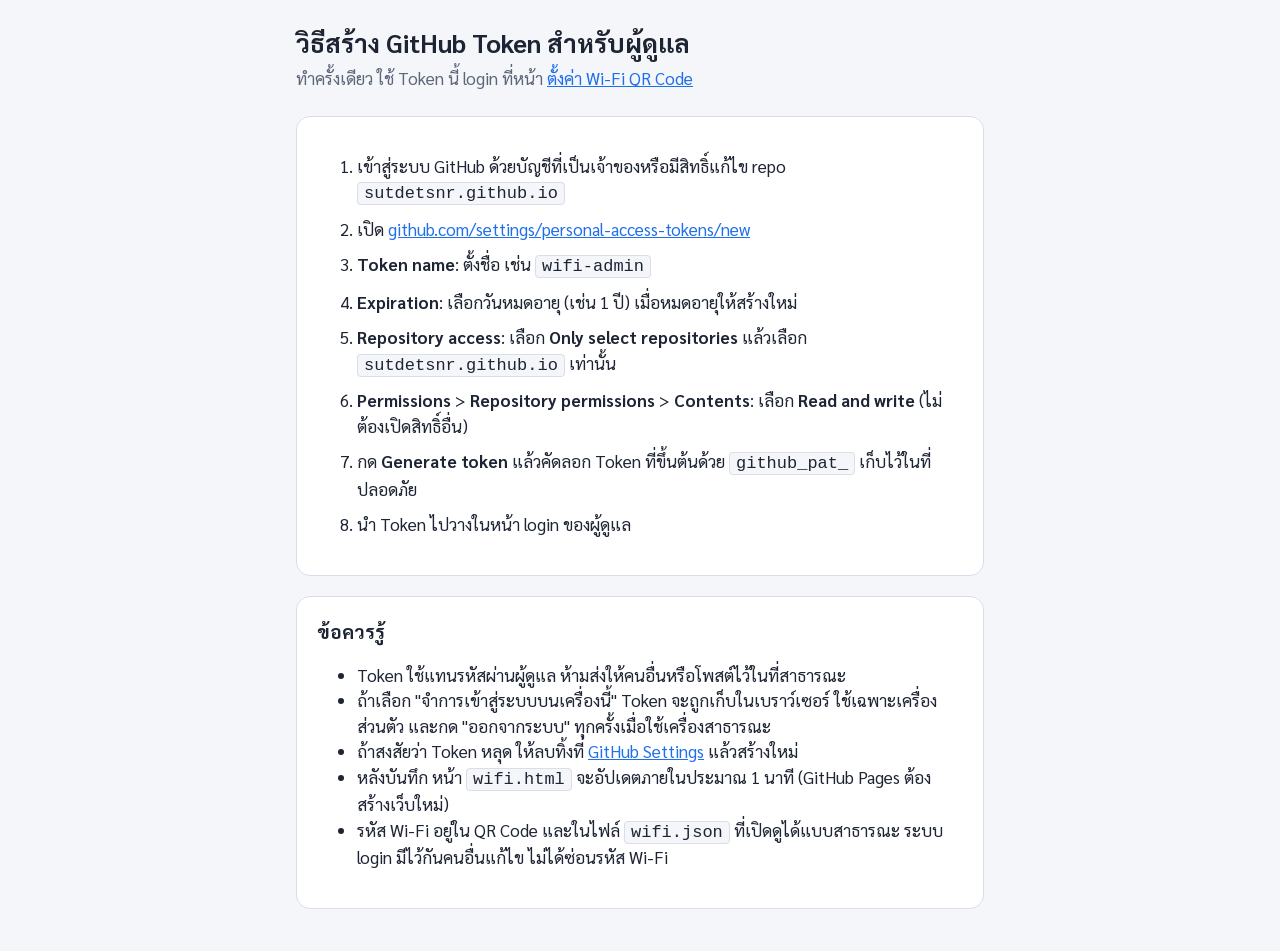
<file: wifi-admin-help.html>
<!DOCTYPE html>
<html lang="th">
<head>
<meta charset="UTF-8">
<meta name="viewport" content="width=device-width, initial-scale=1.0">
<meta name="robots" content="noindex">
<title>วิธีสร้าง GitHub Token</title>
<link rel="preconnect" href="https://fonts.googleapis.com">
<link href="https://fonts.googleapis.com/css2?family=Sarabun:wght@400;600;700&display=swap" rel="stylesheet">
<link rel="stylesheet" href="wifi.css">
<style>
  main { max-width: 720px; }
  ol li { margin-bottom: 10px; }
  code { background: var(--bg); border: 1px solid var(--border); border-radius: 4px; padding: 1px 6px; }
  .panel + .panel { margin-top: 20px; }
  a { color: var(--accent); }
</style>
</head>
<body>
<main>
  <h1>วิธีสร้าง GitHub Token สำหรับผู้ดูแล</h1>
  <p class="lead">ทำครั้งเดียว ใช้ Token นี้ login ที่หน้า <a href="wifi-admin.html">ตั้งค่า Wi-Fi QR Code</a></p>

  <section class="panel">
    <ol>
      <li>เข้าสู่ระบบ GitHub ด้วยบัญชีที่เป็นเจ้าของหรือมีสิทธิ์แก้ไข repo <code>sutdetsnr.github.io</code></li>
      <li>เปิด <a href="https://github.com/settings/personal-access-tokens/new" target="_blank" rel="noopener">github.com/settings/personal-access-tokens/new</a></li>
      <li><b>Token name</b>: ตั้งชื่อ เช่น <code>wifi-admin</code></li>
      <li><b>Expiration</b>: เลือกวันหมดอายุ (เช่น 1 ปี) เมื่อหมดอายุให้สร้างใหม่</li>
      <li><b>Repository access</b>: เลือก <b>Only select repositories</b> แล้วเลือก <code>sutdetsnr.github.io</code> เท่านั้น</li>
      <li><b>Permissions</b> &gt; <b>Repository permissions</b> &gt; <b>Contents</b>: เลือก <b>Read and write</b> (ไม่ต้องเปิดสิทธิ์อื่น)</li>
      <li>กด <b>Generate token</b> แล้วคัดลอก Token ที่ขึ้นต้นด้วย <code>github_pat_</code> เก็บไว้ในที่ปลอดภัย</li>
      <li>นำ Token ไปวางในหน้า login ของผู้ดูแล</li>
    </ol>
  </section>

  <section class="panel">
    <h2>ข้อควรรู้</h2>
    <ul>
      <li>Token ใช้แทนรหัสผ่านผู้ดูแล ห้ามส่งให้คนอื่นหรือโพสต์ไว้ในที่สาธารณะ</li>
      <li>ถ้าเลือก "จำการเข้าสู่ระบบบนเครื่องนี้" Token จะถูกเก็บในเบราว์เซอร์ ใช้เฉพาะเครื่องส่วนตัว และกด "ออกจากระบบ" ทุกครั้งเมื่อใช้เครื่องสาธารณะ</li>
      <li>ถ้าสงสัยว่า Token หลุด ให้ลบทิ้งที่ <a href="https://github.com/settings/personal-access-tokens" target="_blank" rel="noopener">GitHub Settings</a> แล้วสร้างใหม่</li>
      <li>หลังบันทึก หน้า <code>wifi.html</code> จะอัปเดตภายในประมาณ 1 นาที (GitHub Pages ต้องสร้างเว็บใหม่)</li>
      <li>รหัส Wi-Fi อยู่ใน QR Code และในไฟล์ <code>wifi.json</code> ที่เปิดดูได้แบบสาธารณะ ระบบ login มีไว้กันคนอื่นแก้ไข ไม่ได้ซ่อนรหัส Wi-Fi</li>
    </ul>
  </section>
</main>
</body>
</html>
</file>
<file: wifi.css>
:root {
  --bg: #f4f6fa; --card: #ffffff; --text: #1d2433; --muted: #5d6679;
  --border: #d9dee8; --accent: #1f6feb; --accent-text: #ffffff; --error: #c62828; --ok: #2e7d32;
}
@media (prefers-color-scheme: dark) {
  :root:not([data-theme="light"]) {
    --bg: #12151c; --card: #1b2029; --text: #e6e9ef; --muted: #9aa3b5;
    --border: #2e3542; --accent: #4c8dff; --accent-text: #0b0e14; --error: #ff8a80; --ok: #81c784;
  }
}
* { box-sizing: border-box; }
[hidden] { display: none !important; }
body {
  margin: 0; background: var(--bg); color: var(--text);
  font-family: 'Sarabun', system-ui, sans-serif; font-size: 17px; line-height: 1.5;
}
main { max-width: 1000px; margin: 0 auto; padding: 24px 16px 48px; }
h1 { font-size: 1.6rem; margin: 0 0 4px; }
h2 { font-size: 1.2rem; margin: 0 0 12px; }
.lead { color: var(--muted); margin: 0 0 24px; }
.top { display: flex; justify-content: space-between; align-items: flex-start; gap: 12px; flex-wrap: wrap; }
.panel { background: var(--card); border: 1px solid var(--border); border-radius: 14px; padding: 20px; }
label { display: block; font-weight: 600; margin: 14px 0 6px; }
input[type=text], input[type=password], select {
  width: 100%; padding: 10px 12px; font: inherit; color: var(--text);
  background: var(--bg); border: 1px solid var(--border); border-radius: 8px;
}
input:focus, select:focus, button:focus-visible { outline: 2px solid var(--accent); outline-offset: 1px; }
.check { display: flex; align-items: center; gap: 8px; font-weight: 400; margin-top: 14px; }
.hint { color: var(--muted); font-size: .9rem; margin-top: 6px; }
.err { color: var(--error); font-size: .95rem; min-height: 1.4em; margin-top: 8px; }
.msg-ok { color: var(--ok); }
button, .btn {
  font: inherit; font-weight: 600; cursor: pointer; border-radius: 8px; text-decoration: none;
  padding: 9px 16px; border: 1px solid var(--border); background: var(--bg); color: var(--text);
  display: inline-block;
}
button.primary { background: var(--accent); color: var(--accent-text); border-color: var(--accent); }
button.danger { color: var(--error); }
button:disabled { opacity: .5; cursor: not-allowed; }
.actions { display: flex; gap: 10px; flex-wrap: wrap; margin-top: 14px; }
.cards { display: grid; grid-template-columns: repeat(auto-fill, minmax(260px, 1fr)); gap: 20px; }
.card { background: var(--card); border: 1px solid var(--border); border-radius: 14px; padding: 14px; display: flex; flex-direction: column; align-items: center; }
.card canvas { width: 100%; height: auto; border-radius: 8px; background: #fff; }
.empty { color: var(--muted); text-align: center; padding: 48px 10px; }
.foot { margin-top: 32px; color: var(--muted); font-size: .9rem; text-align: center; }
.foot a { color: var(--muted); }
@media print {
  body { background: #fff; }
  .no-print { display: none !important; }
  .cards { display: block; }
  .card { border: none; padding: 0; page-break-inside: avoid; margin: 0 auto 10mm; }
  .card canvas { max-width: 110mm; }
}
</file>
